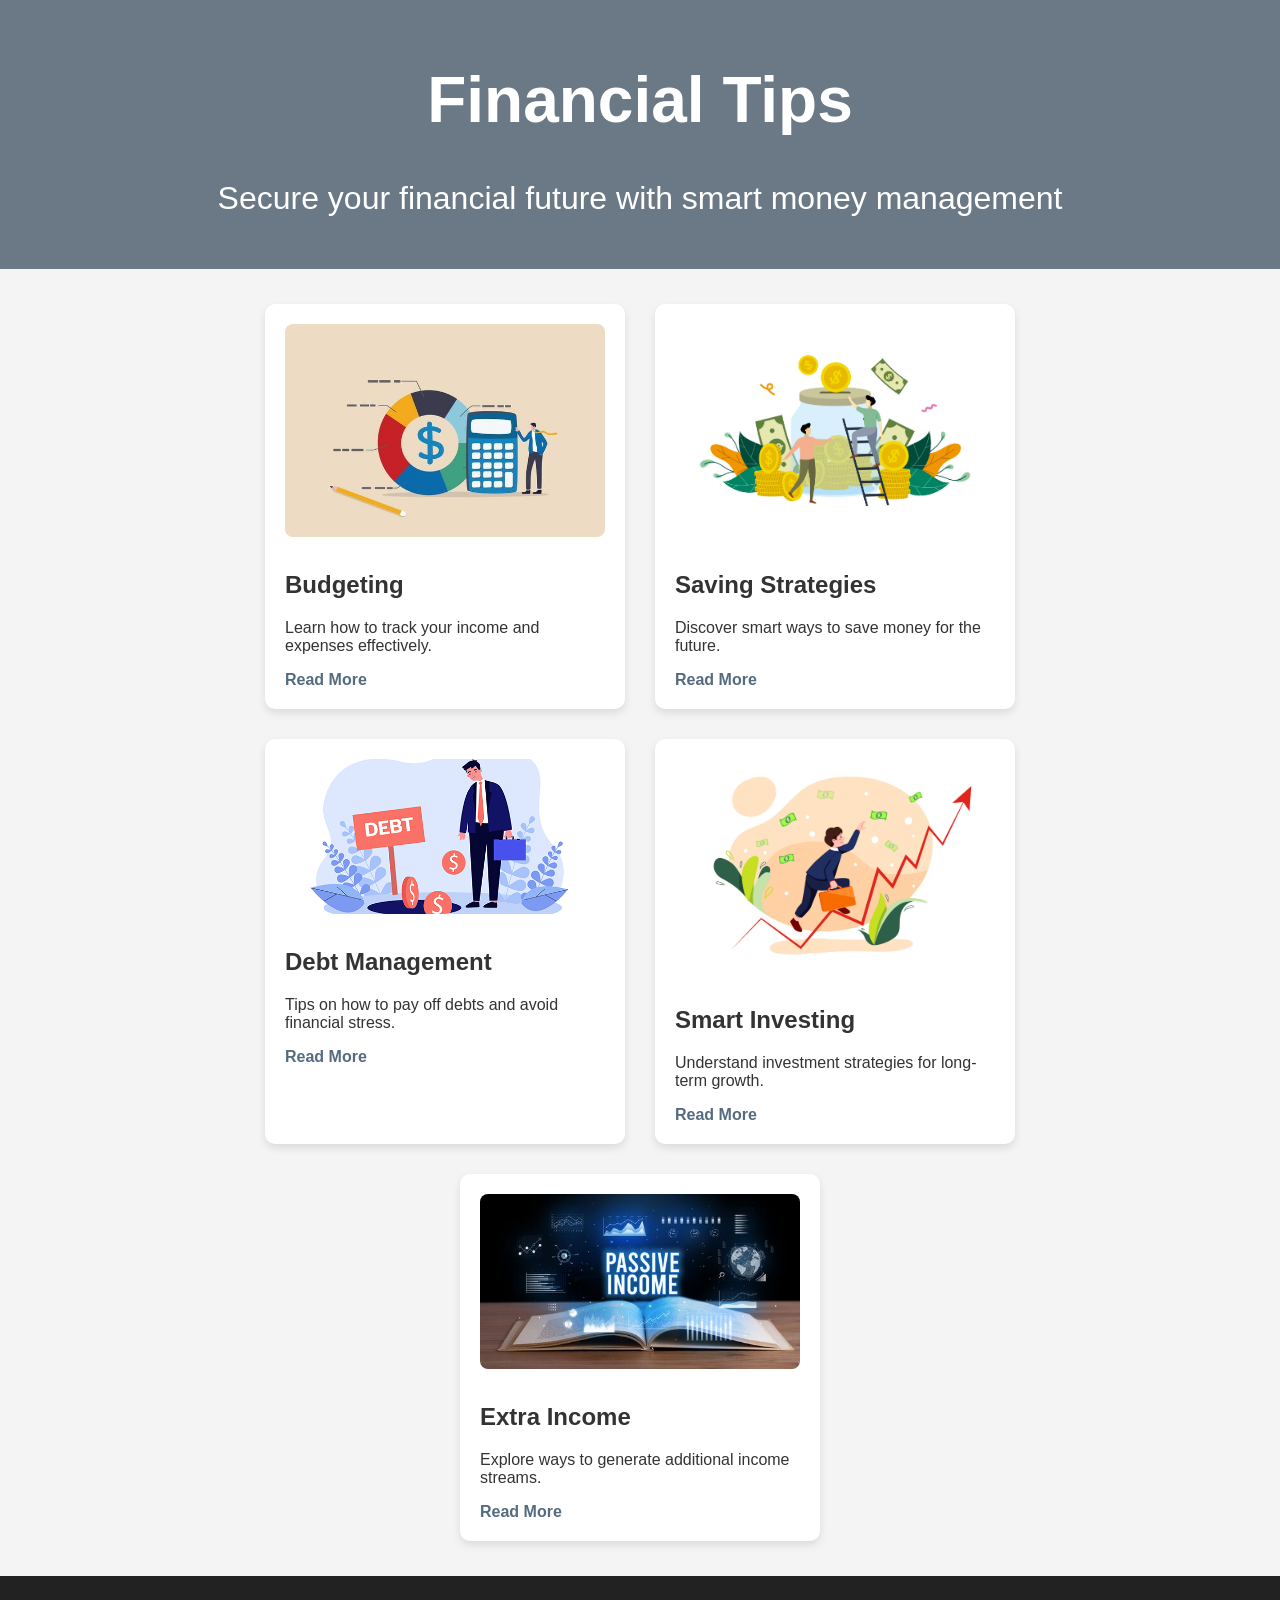
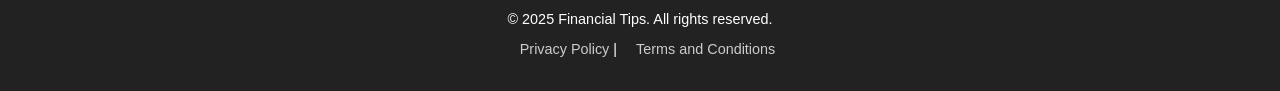
<file: index.html>
<!DOCTYPE html>
<html lang="en">
<head>
    <meta charset="UTF-8">
    <meta name="viewport" content="width=device-width, initial-scale=1.0">
    <title>Financial Tips for a Secure Future</title>
    <script async src="https://pagead2.googlesyndication.com/pagead/js/adsbygoogle.js?client=ca-pub-4420698611954762" crossorigin="anonymous"></script>
    <style>
        body {
            font-family: Arial, sans-serif;
            margin: 0;
            padding: 0;
            background-color: #f4f4f4;
            color: #333;
            text-align: center;
        }
        header {
            background: #6b7986;
            color: white;
            padding: 20px;
            font-size: 2rem;
        }
        .container {
            width: 90%;
            max-width: 1200px;
            margin: 20px auto;
            display: flex;
            flex-wrap: wrap;
            justify-content: center;
        }
        .card {
            background: white;
            margin: 15px;
            padding: 20px;
            width: 320px;
            box-shadow: 0px 4px 8px rgba(0, 0, 0, 0.1);
            border-radius: 10px;
            transition: transform 0.3s ease-in-out;
            text-align: left;
        }
        .card:hover {
            transform: scale(1.05);
        }
        .card img {
            width: 100%;
            border-radius: 8px;
            margin-bottom: 10px;
        }
        .card a {
            display: block;
            margin-top: 10px;
            color: #556b80;
            text-decoration: none;
            font-weight: bold;
        }
        .card a:hover {
            text-decoration: underline;
        }
        footer {
            background: #222;
            color: white;
            padding: 20px;
            margin-top: 20px;
            font-size: 0.9rem;
        }
        footer a {
            color: #ccc;
            text-decoration: none;
            margin-left: 15px;
        }
        footer a:hover {
            text-decoration: underline;
        }
    </style>
</head>
<body>
    <header>
        <h1>Financial Tips</h1>
        <p>Secure your financial future with smart money management</p>
    </header>
    
    <div class="container">
        <div class="card">
            <img src="budgeting.jpg" alt="Budget Planning">
            <h2>Budgeting</h2>
            <p>Learn how to track your income and expenses effectively.</p>
            <a href="budget.html">Read More</a>
        </div>
        <div class="card">
            <img src="savingmoney.jpg" alt="Saving Money">
            <h2>Saving Strategies</h2>
            <p>Discover smart ways to save money for the future.</p>
            <a href="savings.html">Read More</a>
        </div>
        <div class="card">
            <img src="debt.png" alt="Debt Reduction">
            <h2>Debt Management</h2>
            <p>Tips on how to pay off debts and avoid financial stress.</p>
            <a href="debt.html">Read More</a>
        </div>
        <div class="card">
            <img src="investing.jpg" alt="Investing">
            <h2>Smart Investing</h2>
            <p>Understand investment strategies for long-term growth.</p>
            <a href="investing.html">Read More</a>
        </div>
        <div class="card">
            <img src="extraincome.jpg" alt="Extra Income">
            <h2>Extra Income</h2>
            <p>Explore ways to generate additional income streams.</p>
            <a href="income.html">Read More</a>
        </div>
    </div>
    
    <footer>
        <p>© 2025 Financial Tips. All rights reserved.</p>
        <p><a href="privacy-policy.html">Privacy Policy</a> | <a href="terms-and-conditions.html">Terms and Conditions</a></p>
    </footer>
</body>
</html>
</file>
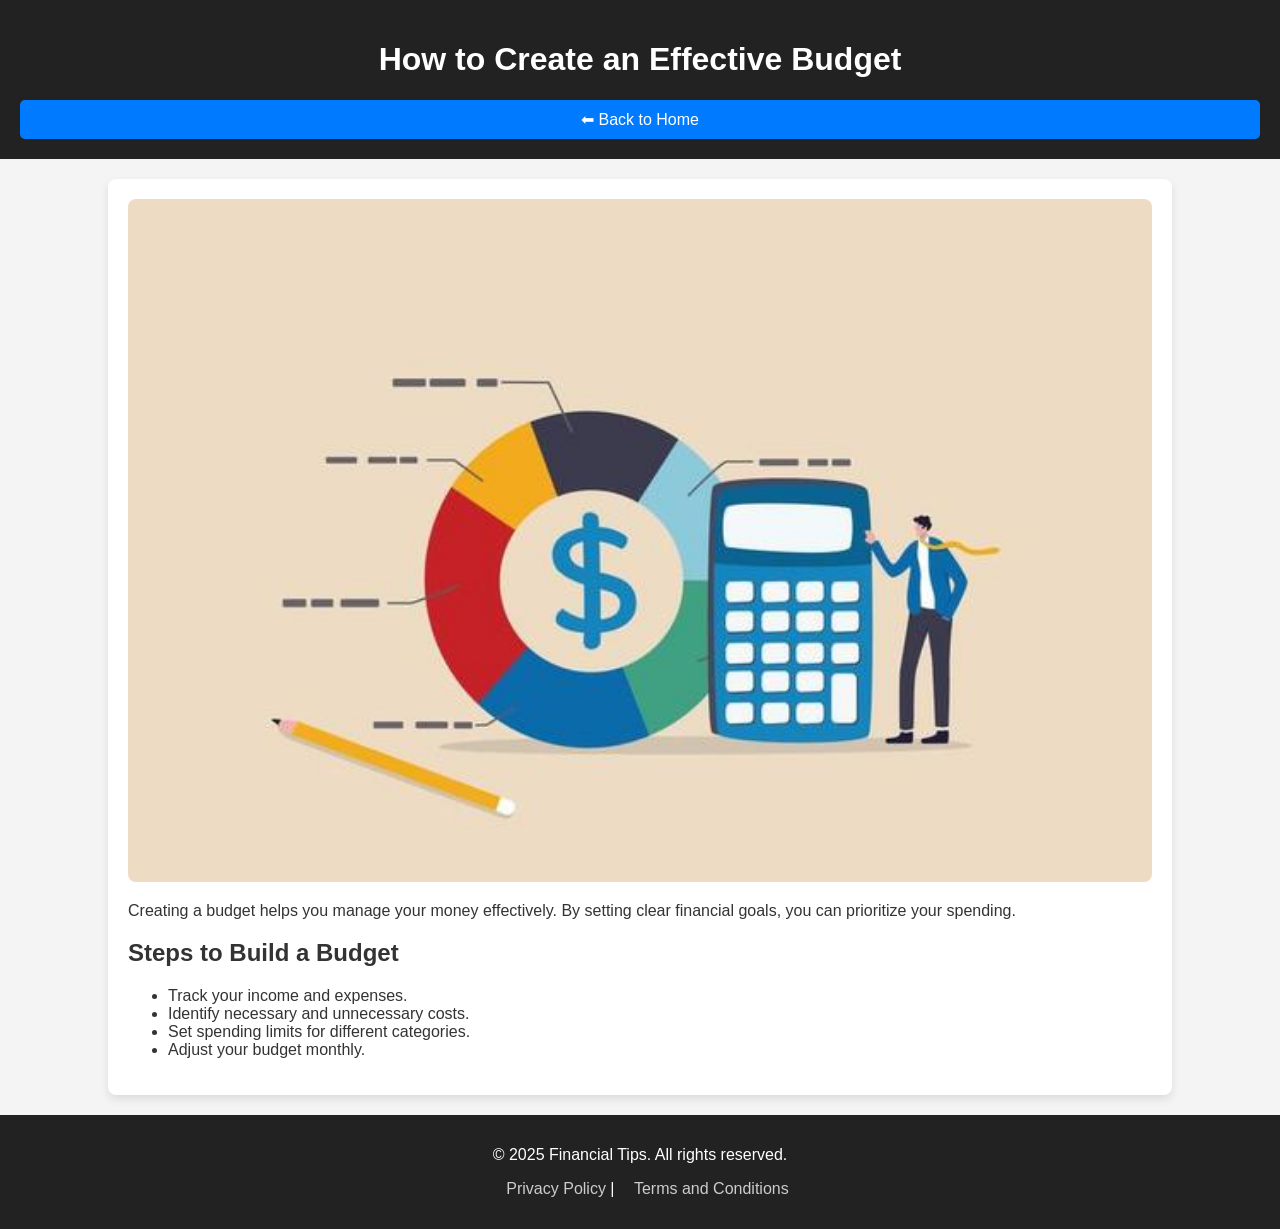
<file: budget.html>
<!DOCTYPE html>
<html lang="en">
<head>
    <meta charset="UTF-8">
    <meta name="viewport" content="width=device-width, initial-scale=1.0">
    <title>Creating a Budget - Financial Tips</title>
    <script async src="https://pagead2.googlesyndication.com/pagead/js/adsbygoogle.js?client=ca-pub-4420698611954762" crossorigin="anonymous"></script>
    <style>
        body { font-family: Arial, sans-serif; margin: 0; padding: 0; background-color: #f4f4f4; color: #333; }
        header { background-color: #222; color: white; text-align: center; padding: 20px; }
        .content { width: 80%; margin: 20px auto; background: white; padding: 20px; border-radius: 8px; box-shadow: 0px 4px 8px rgba(0, 0, 0, 0.1); }
        img { width: 100%; border-radius: 8px; }
        .back-button { display: block; margin-top: 20px; text-align: center; color: #fff; background: #007BFF; padding: 10px; text-decoration: none; border-radius: 5px; }
        .back-button:hover { background: #0056b3; }
        footer {
            background-color: #222;
            color: white;
            padding: 15px;
            text-align: center;
        }
        footer a {
            color: #ccc;
            text-decoration: none;
            margin-left: 15px;
        }
        footer a:hover {
            text-decoration: underline;
        }
    </style>
</head>
<body>
    <header>
        <h1>How to Create an Effective Budget</h1>
        <a href="index.html" class="back-button">⬅ Back to Home</a>
    </header>

    <section class="content">
        <img src="budgeting.jpg" alt="Budgeting Illustration">
        <p>Creating a budget helps you manage your money effectively. By setting clear financial goals, you can prioritize your spending.</p>
        <h2>Steps to Build a Budget</h2>
        <ul>
            <li>Track your income and expenses.</li>
            <li>Identify necessary and unnecessary costs.</li>
            <li>Set spending limits for different categories.</li>
            <li>Adjust your budget monthly.</li>
        </ul>
    </section>

    <footer>
        <p>© 2025 Financial Tips. All rights reserved.</p>
        <p><a href="privacy-policy.html">Privacy Policy</a> | <a href="terms-and-conditions.html">Terms and Conditions</a></p>
    </footer>

    <script>
        document.addEventListener("DOMContentLoaded", () => alert("Welcome to the Budgeting Page!"));
    </script>
</body>
</html>
</file>
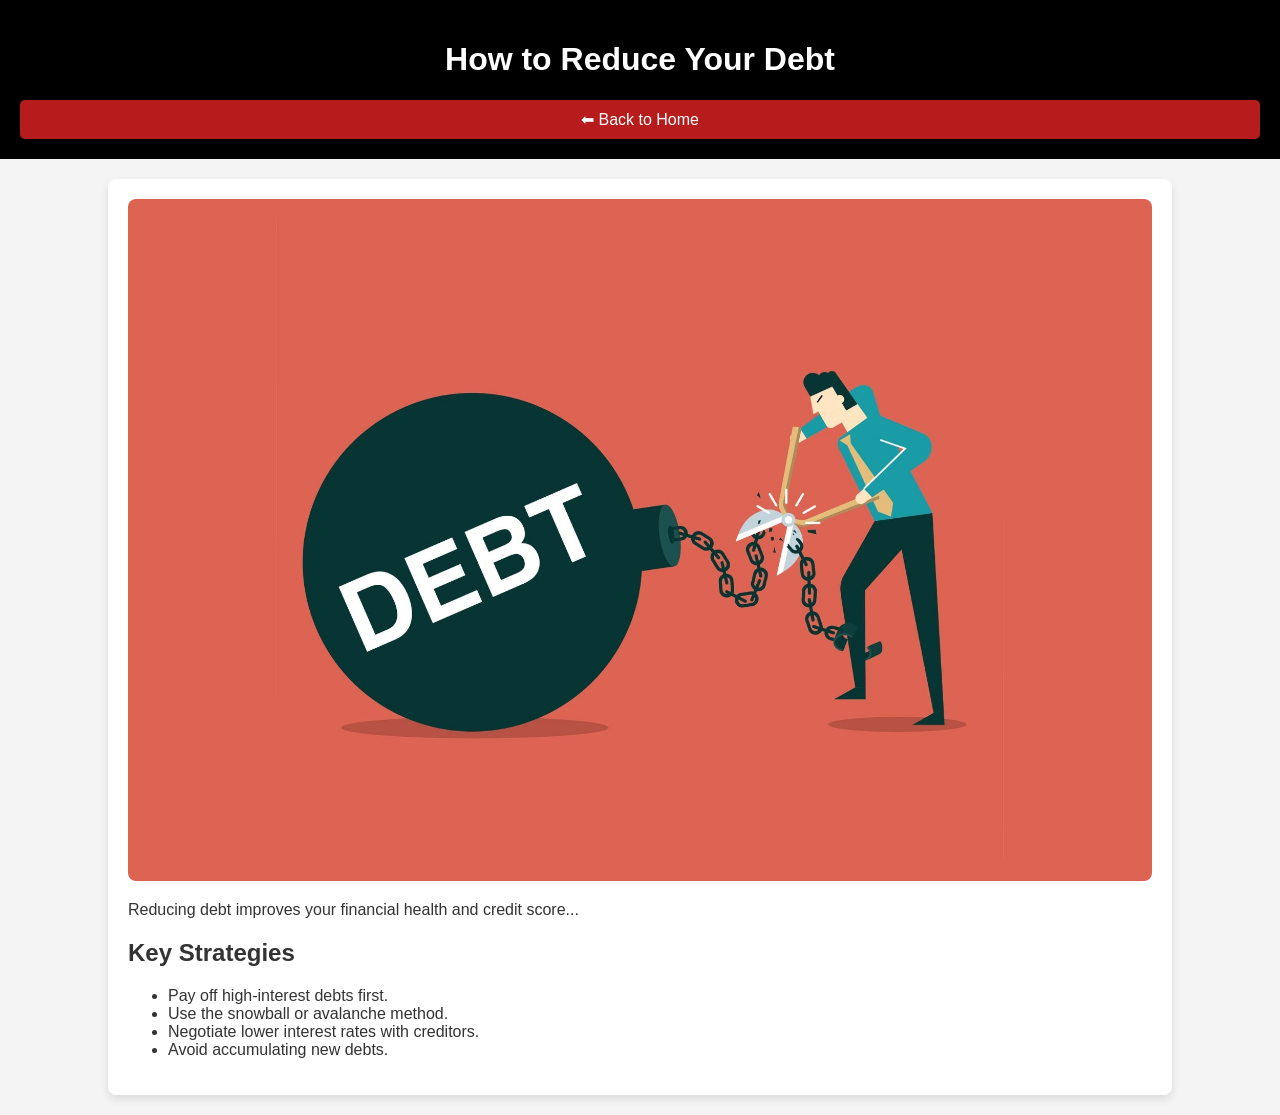
<file: debt.html>
<!DOCTYPE html>
<html lang="en">
<head>
    <meta charset="UTF-8">
    <meta name="viewport" content="width=device-width, initial-scale=1.0">
    <title>Reducing Debt - Financial Tips</title>
    <style>
        body { font-family: Arial, sans-serif; margin: 0; padding: 0; background-color: #f4f4f4; color: #333; }
        header { background-color: #000000; color: white; text-align: center; padding: 20px; }
        .content { width: 80%; margin: 20px auto; background: white; padding: 20px; border-radius: 8px; box-shadow: 0px 4px 8px rgba(0, 0, 0, 0.1); }
        img { width: 100%; border-radius: 8px; }
        .back-button { display: block; margin-top: 20px; text-align: center; color: #fff; background: #b71c1c; padding: 10px; text-decoration: none; border-radius: 5px; }
        .back-button:hover { background: #880e4f; }
    </style>
</head>
<body>
    <header>
        <h1>How to Reduce Your Debt</h1>
        <a href="index.html" class="back-button">⬅ Back to Home</a>
    </header>

    <section class="content">
        <img src="debtreduction.jpg" alt="Debt Reduction Illustration">
        <p>Reducing debt improves your financial health and credit score...</p>
        <h2>Key Strategies</h2>
        <ul>
            <li>Pay off high-interest debts first.</li>
            <li>Use the snowball or avalanche method.</li>
            <li>Negotiate lower interest rates with creditors.</li>
            <li>Avoid accumulating new debts.</li>
        </ul>
    </section>

    <script>
        document.addEventListener("DOMContentLoaded", () => {
            let items = document.querySelectorAll("li");
            items.forEach((item, index) => {
                item.style.opacity = "0";
                setTimeout(() => { item.style.opacity = "1"; item.style.transition = "opacity 1s"; }, index * 300);
            });
        });
    </script>
</body>
</html>
</file>
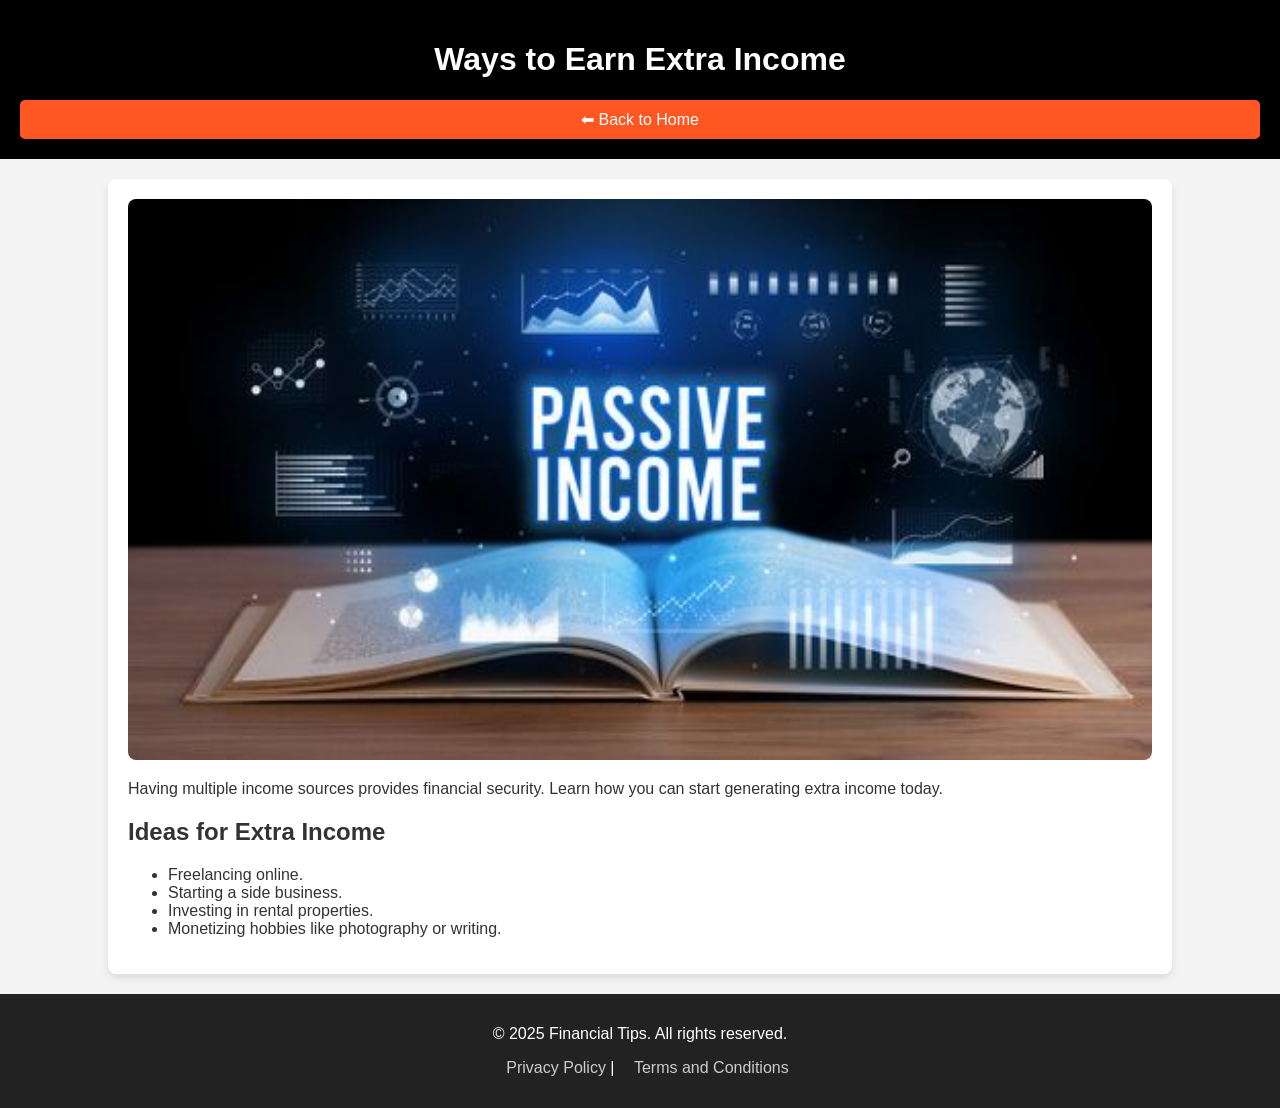
<file: emergency.html>
<!DOCTYPE html>
<html lang="en">
<head>
    <meta charset="UTF-8">
    <meta name="viewport" content="width=device-width, initial-scale=1.0">
    <title>Generating Extra Income - Financial Tips</title>
    <script async src="https://pagead2.googlesyndication.com/pagead/js/adsbygoogle.js?client=ca-pub-4420698611954762" crossorigin="anonymous"></script>
    <style>
        body { font-family: Arial, sans-serif; margin: 0; padding: 0; background-color: #f4f4f4; color: #333; }
        header { background-color: #000000; color: white; text-align: center; padding: 20px; }
        .content { width: 80%; margin: 20px auto; background: white; padding: 20px; border-radius: 8px; box-shadow: 0px 4px 8px rgba(0, 0, 0, 0.1); }
        img { width: 100%; border-radius: 8px; }
        .back-button { display: block; margin-top: 20px; text-align: center; color: #fff; background: #ff5722; padding: 10px; text-decoration: none; border-radius: 5px; }
        .back-button:hover { background: #e64a19; }
        footer {
            background-color: #222;
            color: white;
            padding: 15px;
            text-align: center;
        }
        footer a {
            color: #ccc;
            text-decoration: none;
            margin-left: 15px;
        }
        footer a:hover {
            text-decoration: underline;
        }
    </style>
</head>
<body>
    <header>
        <h1>Ways to Earn Extra Income</h1>
        <a href="index.html" class="back-button">⬅ Back to Home</a>
    </header>

    <section class="content">
        <img src="extraincome.jpg" alt="Extra Income Illustration">
        <p>Having multiple income sources provides financial security. Learn how you can start generating extra income today.</p>
        <h2>Ideas for Extra Income</h2>
        <ul>
            <li>Freelancing online.</li>
            <li>Starting a side business.</li>
            <li>Investing in rental properties.</li>
            <li>Monetizing hobbies like photography or writing.</li>
        </ul>
    </section>

    <footer>
        <p>© 2025 Financial Tips. All rights reserved.</p>
        <p><a href="privacy-policy.html">Privacy Policy</a> | <a href="terms-and-conditions.html">Terms and Conditions</a></p>
    </footer>

    <script>
        document.addEventListener("DOMContentLoaded", () => {
            let h1 = document.querySelector("h1");
            h1.style.opacity = "0";
            setTimeout(() => { h1.style.opacity = "1"; h1.style.transition = "opacity 1s"; }, 300);
        });
    </script>
</body>
</html>
</file>
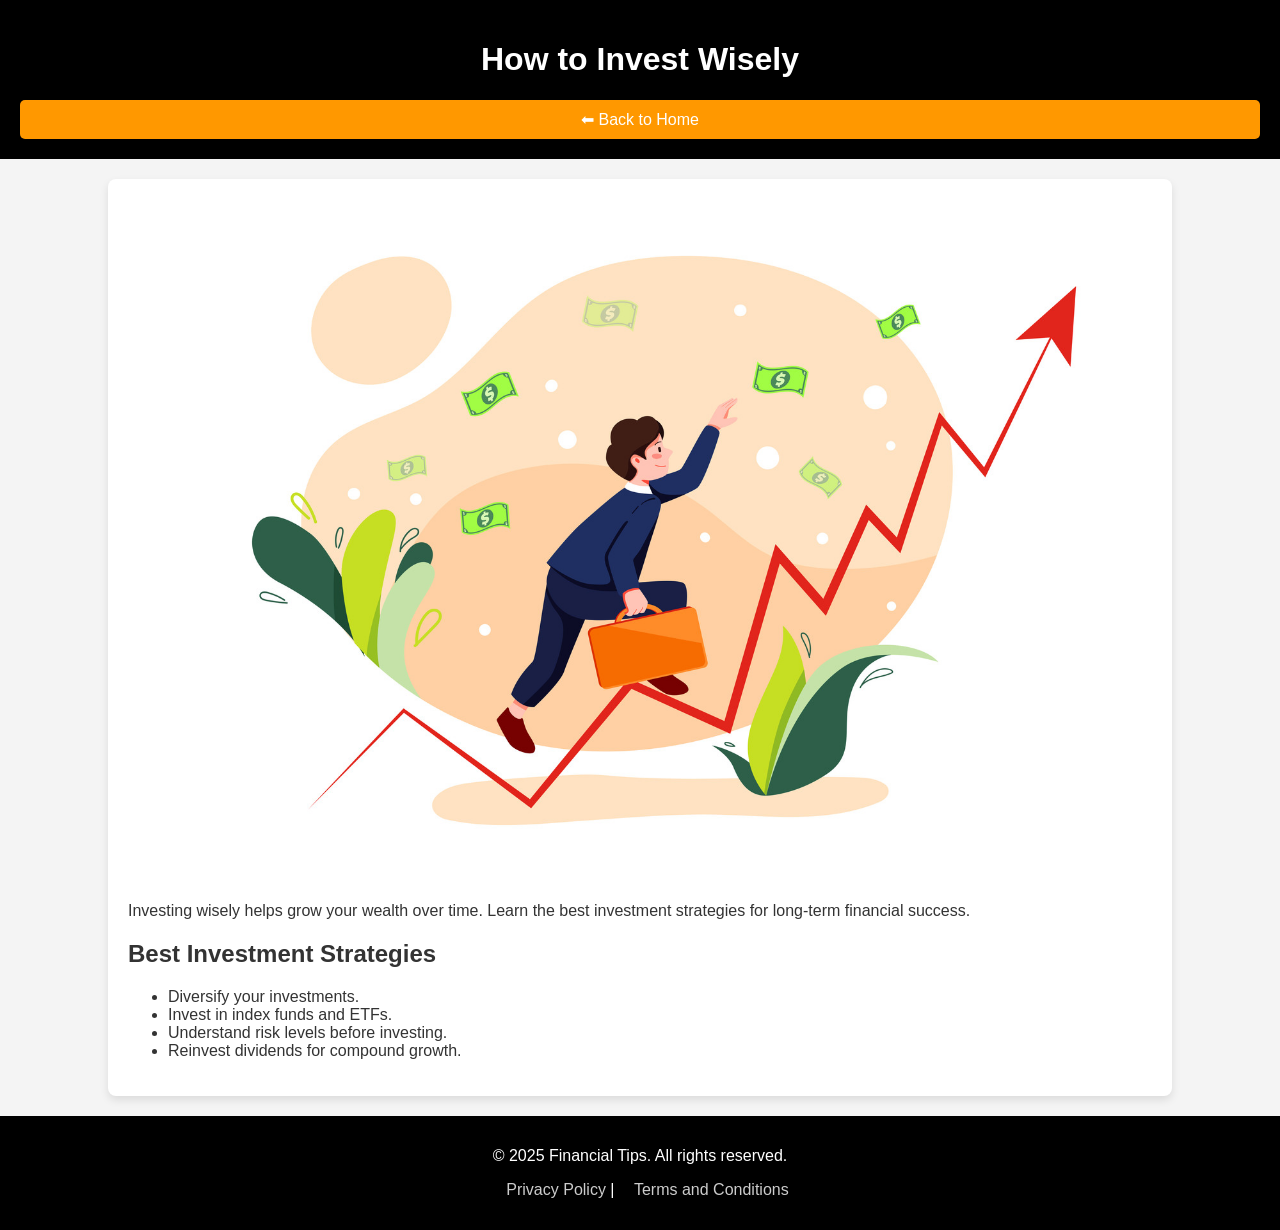
<file: investing.html>
<!DOCTYPE html>
<html lang="en">
<head>
    <meta charset="UTF-8">
    <meta name="viewport" content="width=device-width, initial-scale=1.0">
    <title>Smart Investing - Financial Tips</title>
    <script async src="https://pagead2.googlesyndication.com/pagead/js/adsbygoogle.js?client=ca-pub-4420698611954762" crossorigin="anonymous"></script>
    <style>
        body { font-family: Arial, sans-serif; margin: 0; padding: 0; background-color: #f4f4f4; color: #333; }
        header { background-color: #000; color: white; text-align: center; padding: 20px; }
        .content { width: 80%; margin: 20px auto; background: white; padding: 20px; border-radius: 8px; box-shadow: 0px 4px 8px rgba(0, 0, 0, 0.1); }
        img { width: 100%; border-radius: 8px; }
        .back-button { display: block; margin-top: 20px; text-align: center; color: #fff; background: #ff9800; padding: 10px; text-decoration: none; border-radius: 5px; }
        .back-button:hover { background: #e68900; }
        footer {
            background-color: #000;
            color: white;
            padding: 15px;
            text-align: center;
        }
        footer a {
            color: #ccc;
            text-decoration: none;
            margin-left: 15px;
        }
        footer a:hover {
            text-decoration: underline;
        }
    </style>
</head>
<body>
    <header>
        <h1>How to Invest Wisely</h1>
        <a href="index.html" class="back-button">⬅ Back to Home</a>
    </header>

    <section class="content">
        <img src="investing.jpg" alt="Investing Illustration">
        <p>Investing wisely helps grow your wealth over time. Learn the best investment strategies for long-term financial success.</p>
        <h2>Best Investment Strategies</h2>
        <ul>
            <li>Diversify your investments.</li>
            <li>Invest in index funds and ETFs.</li>
            <li>Understand risk levels before investing.</li>
            <li>Reinvest dividends for compound growth.</li>
        </ul>
    </section>

    <footer>
        <p>© 2025 Financial Tips. All rights reserved.</p>
        <p><a href="privacy-policy.html">Privacy Policy</a> | <a href="terms-and-conditions.html">Terms and Conditions</a></p>
    </footer>

    <script>
        document.addEventListener("DOMContentLoaded", () => {
            let h1 = document.querySelector("h1");
            h1.style.opacity = "0";
            setTimeout(() => h1.style.opacity = "1", 500);
        });
    </script>
</body>
</html>
</file>
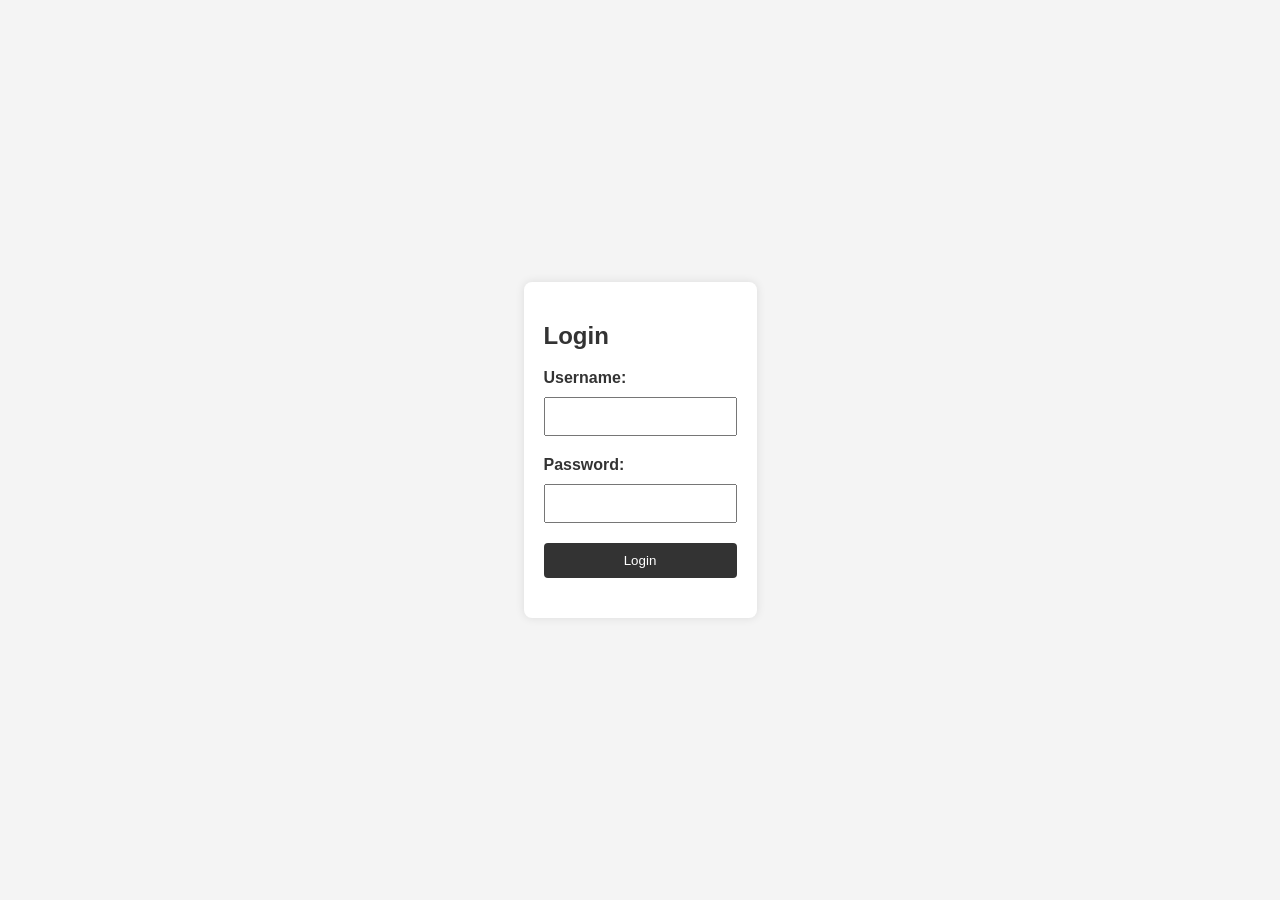
<file: login.html>
<!DOCTYPE html>
<html lang="en">
<head>
  <meta charset="UTF-8">
  <link rel="stylesheet" href="styles.css">
  <meta name="viewport" content="width=device-width, initial-scale=1.0">
  <title>Iniciar sesión</title>
  <style>
    body {
      font-family: Arial, sans-serif;
      background-color: #f4f4f4;
      margin: 0;
      padding: 0;
      display: flex;
      align-items: center;
      justify-content: center;
      height: 100vh;
    }

    form {
      background-color: #fff;
      padding: 20px;
      border-radius: 8px;
      box-shadow: 0 0 10px rgba(0, 0, 0, 0.1);
    }

    input {
      width: 100%;
      margin-bottom: 10px;
      padding: 10px;
      box-sizing: border-box;
    }

    button {
      width: 100%;
      padding: 10px;
      background-color: #4caf50;
      color: #fff;
      border: none;
      border-radius: 4px;
      cursor: pointer;
    }
  </style>
</head>
<body>

  <div>
    <form id="loginForm">
      <h2>Login</h2>
      <label for="loginUsername">Username:</label>
      <input type="text" id="loginUsername" required>
      <label for="loginPassword">Password:</label>
      <input type="password" id="loginPassword" required>
      <button type="button" onclick="login()">Login</button>
    </form>
  </div>

  <script>
    function login() {
      var username = document.getElementById('loginUsername').value;
      var password = document.getElementById('loginPassword').value;

      // Simulación de lógica de login
      var storedUser = localStorage.getItem(username);
      if (storedUser && JSON.parse(storedUser).password === password) {
        alert('Login successful');
        window.location.href = 'index.html'; // Redirección a index.html
      } else {
        alert('Invalid username or password');
      }
    }
  </script>

</body>
</html>
</file>
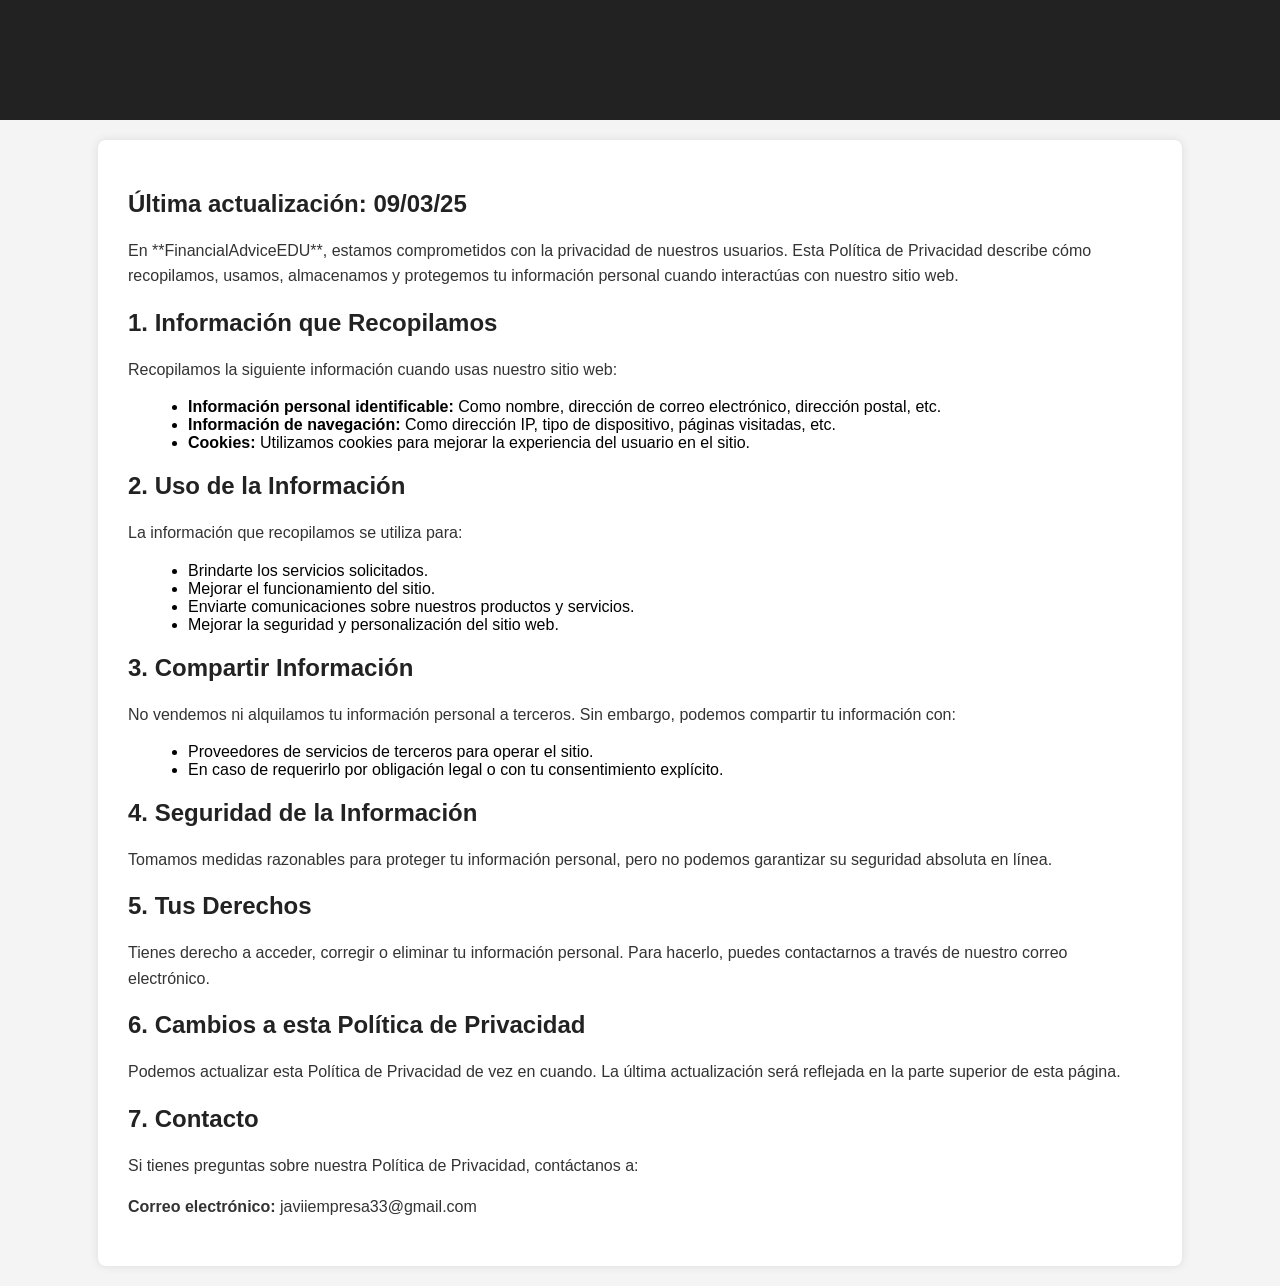
<file: privacy-policy.html>
<!DOCTYPE html>
<html lang="es">
<head>
    <meta charset="UTF-8">
    <meta name="viewport" content="width=device-width, initial-scale=1.0">
    <title>Política de Privacidad - FinancialAdviceEDU</title>
    <style>
        body {
            font-family: Arial, sans-serif;
            background-color: #f4f4f4;
            margin: 0;
            padding: 0;
        }
        header {
            background-color: #222;
            color: white;
            text-align: center;
            padding: 20px;
        }
        .container {
            width: 80%;
            margin: 20px auto;
            background-color: white;
            padding: 30px;
            border-radius: 8px;
            box-shadow: 0 0 10px rgba(0, 0, 0, 0.1);
        }
        h1, h2 {
            color: #222;
        }
        p {
            line-height: 1.6;
            color: #333;
        }
        ul {
            margin-left: 20px;
        }
        footer {
            background-color: #222;
            color: white;
            text-align: center;
            padding: 10px;
            position: fixed;
            width: 100%;
            bottom: 0;
        }
    </style>
</head>
<body>

    <header>
        <h1>Política de Privacidad</h1>
    </header>

    <div class="container">
        <h2>Última actualización: 09/03/25</h2>
        <p>En **FinancialAdviceEDU**, estamos comprometidos con la privacidad de nuestros usuarios. Esta Política de Privacidad describe cómo recopilamos, usamos, almacenamos y protegemos tu información personal cuando interactúas con nuestro sitio web.</p>

        <h2>1. Información que Recopilamos</h2>
        <p>Recopilamos la siguiente información cuando usas nuestro sitio web:</p>
        <ul>
            <li><strong>Información personal identificable:</strong> Como nombre, dirección de correo electrónico, dirección postal, etc.</li>
            <li><strong>Información de navegación:</strong> Como dirección IP, tipo de dispositivo, páginas visitadas, etc.</li>
            <li><strong>Cookies:</strong> Utilizamos cookies para mejorar la experiencia del usuario en el sitio.</li>
        </ul>

        <h2>2. Uso de la Información</h2>
        <p>La información que recopilamos se utiliza para:</p>
        <ul>
            <li>Brindarte los servicios solicitados.</li>
            <li>Mejorar el funcionamiento del sitio.</li>
            <li>Enviarte comunicaciones sobre nuestros productos y servicios.</li>
            <li>Mejorar la seguridad y personalización del sitio web.</li>
        </ul>

        <h2>3. Compartir Información</h2>
        <p>No vendemos ni alquilamos tu información personal a terceros. Sin embargo, podemos compartir tu información con:</p>
        <ul>
            <li>Proveedores de servicios de terceros para operar el sitio.</li>
            <li>En caso de requerirlo por obligación legal o con tu consentimiento explícito.</li>
        </ul>

        <h2>4. Seguridad de la Información</h2>
        <p>Tomamos medidas razonables para proteger tu información personal, pero no podemos garantizar su seguridad absoluta en línea.</p>

        <h2>5. Tus Derechos</h2>
        <p>Tienes derecho a acceder, corregir o eliminar tu información personal. Para hacerlo, puedes contactarnos a través de nuestro correo electrónico.</p>

        <h2>6. Cambios a esta Política de Privacidad</h2>
        <p>Podemos actualizar esta Política de Privacidad de vez en cuando. La última actualización será reflejada en la parte superior de esta página.</p>

        <h2>7. Contacto</h2>
        <p>Si tienes preguntas sobre nuestra Política de Privacidad, contáctanos a:</p>
        <p><strong>Correo electrónico:</strong> javiiempresa33@gmail.com</p>

    </div>



</body>
</html>
</file>
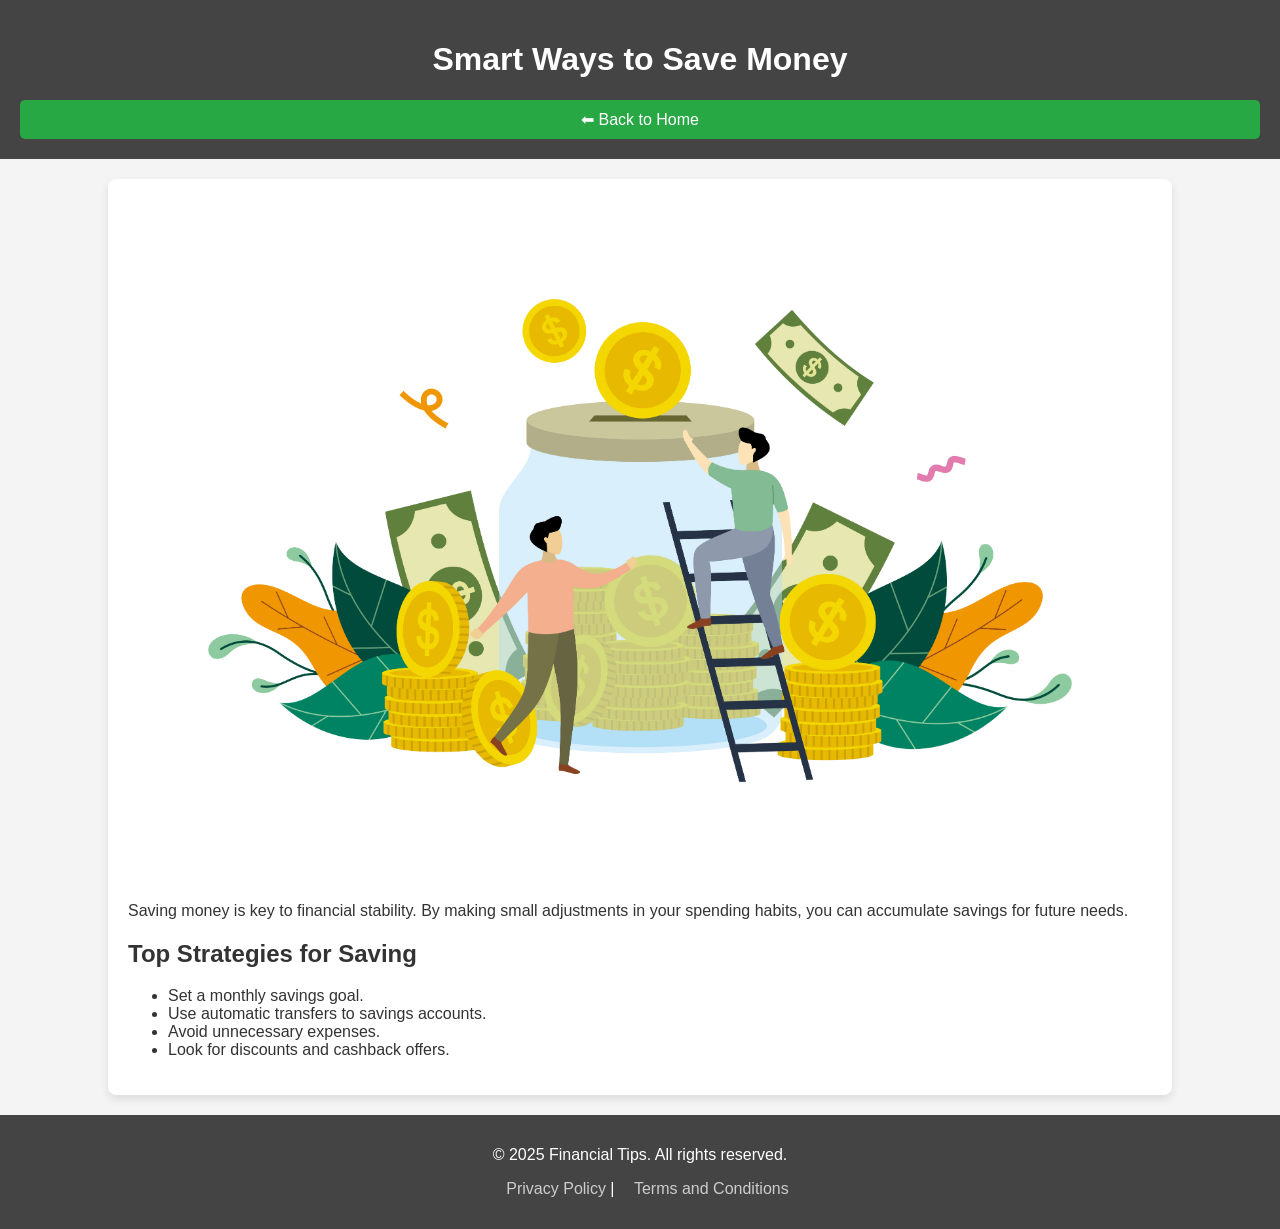
<file: savings.html>
<!DOCTYPE html>
<html lang="en">
<head>
    <meta charset="UTF-8">
    <meta name="viewport" content="width=device-width, initial-scale=1.0">
    <title>Saving Money - Financial Tips</title>
    <script async src="https://pagead2.googlesyndication.com/pagead/js/adsbygoogle.js?client=ca-pub-4420698611954762" crossorigin="anonymous"></script>
    <style>
        body { font-family: Arial, sans-serif; margin: 0; padding: 0; background-color: #f4f4f4; color: #333; }
        header { background-color: #444; color: white; text-align: center; padding: 20px; }
        .content { width: 80%; margin: 20px auto; background: white; padding: 20px; border-radius: 8px; box-shadow: 0px 4px 8px rgba(0, 0, 0, 0.1); }
        img { width: 100%; border-radius: 8px; }
        .back-button { display: block; margin-top: 20px; text-align: center; color: #fff; background: #28a745; padding: 10px; text-decoration: none; border-radius: 5px; }
        .back-button:hover { background: #218838; }
        footer {
            background-color: #444;
            color: white;
            padding: 15px;
            text-align: center;
        }
        footer a {
            color: #ccc;
            text-decoration: none;
            margin-left: 15px;
        }
        footer a:hover {
            text-decoration: underline;
        }
    </style>
</head>
<body>
    <header>
        <h1>Smart Ways to Save Money</h1>
        <a href="index.html" class="back-button">⬅ Back to Home</a>
    </header>

    <section class="content">
        <img src="savingmoney.jpg" alt="Saving Money Illustration">
        <p>Saving money is key to financial stability. By making small adjustments in your spending habits, you can accumulate savings for future needs.</p>
        <h2>Top Strategies for Saving</h2>
        <ul>
            <li>Set a monthly savings goal.</li>
            <li>Use automatic transfers to savings accounts.</li>
            <li>Avoid unnecessary expenses.</li>
            <li>Look for discounts and cashback offers.</li>
        </ul>
    </section>

    <footer>
        <p>© 2025 Financial Tips. All rights reserved.</p>
        <p><a href="privacy-policy.html">Privacy Policy</a> | <a href="terms-and-conditions.html">Terms and Conditions</a></p>
    </footer>

    <script>
        document.addEventListener("DOMContentLoaded", () => {
            console.log("Saving Money Page Loaded!");
        });
    </script>
</body>
</html>
</file>
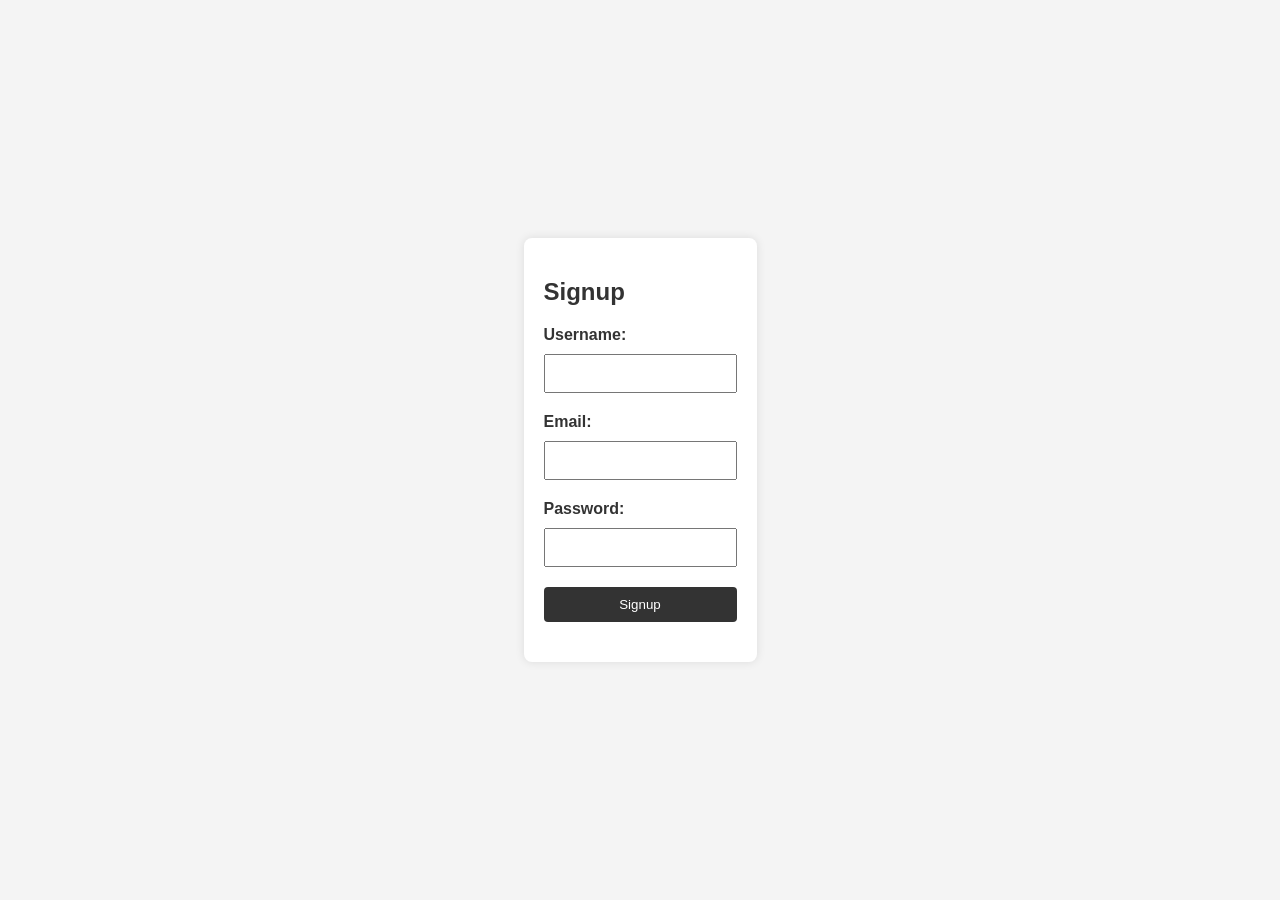
<file: sinup.html>
<!DOCTYPE html>
<html lang="en">
<head>
  <meta charset="UTF-8">
  <link rel="stylesheet" href="styles.css">
  <meta name="viewport" content="width=device-width, initial-scale=1.0">
  <title>Registrar</title>
  <style>
    body {
      font-family: Arial, sans-serif;
      background-color: #f4f4f4;
      margin: 0;
      padding: 0;
      display: flex;
      align-items: center;
      justify-content: center;
      height: 100vh;
    }

    form {
      background-color: #fff;
      padding: 20px;
      border-radius: 8px;
      box-shadow: 0 0 10px rgba(0, 0, 0, 0.1);
    }

    input {
      width: 100%;
      margin-bottom: 10px;
      padding: 10px;
      box-sizing: border-box;
    }

    button {
      width: 100%;
      padding: 10px;
      background-color: #4caf50;
      color: #fff;
      border: none;
      border-radius: 4px;
      cursor: pointer;
    }
  </style>
</head>
<body>

  <div>
    <form id="signupForm">
      <h2>Signup</h2>
      <label for="signupUsername">Username:</label>
      <input type="text" id="signupUsername" required>
      <label for="signupEmail">Email:</label>
      <input type="email" id="signupEmail" required>
      <label for="signupPassword">Password:</label>
      <input type="password" id="signupPassword" required>
      <button type="button" onclick="signup()">Signup</button>
    </form>
  </div>

  <script>
    function signup() {
      var username = document.getElementById('signupUsername').value;
      var email = document.getElementById('signupEmail').value;
      var password = document.getElementById('signupPassword').value;

      // Simulación de lógica de registro
      var newUser = {
        username: username,
        email: email,
        password: password
      };

      localStorage.setItem(username, JSON.stringify(newUser));
      alert('Signup successful');
      window.location.href = 'index.html'; // Redirección a index.html
    }
  </script>

</body>
</html>
</file>
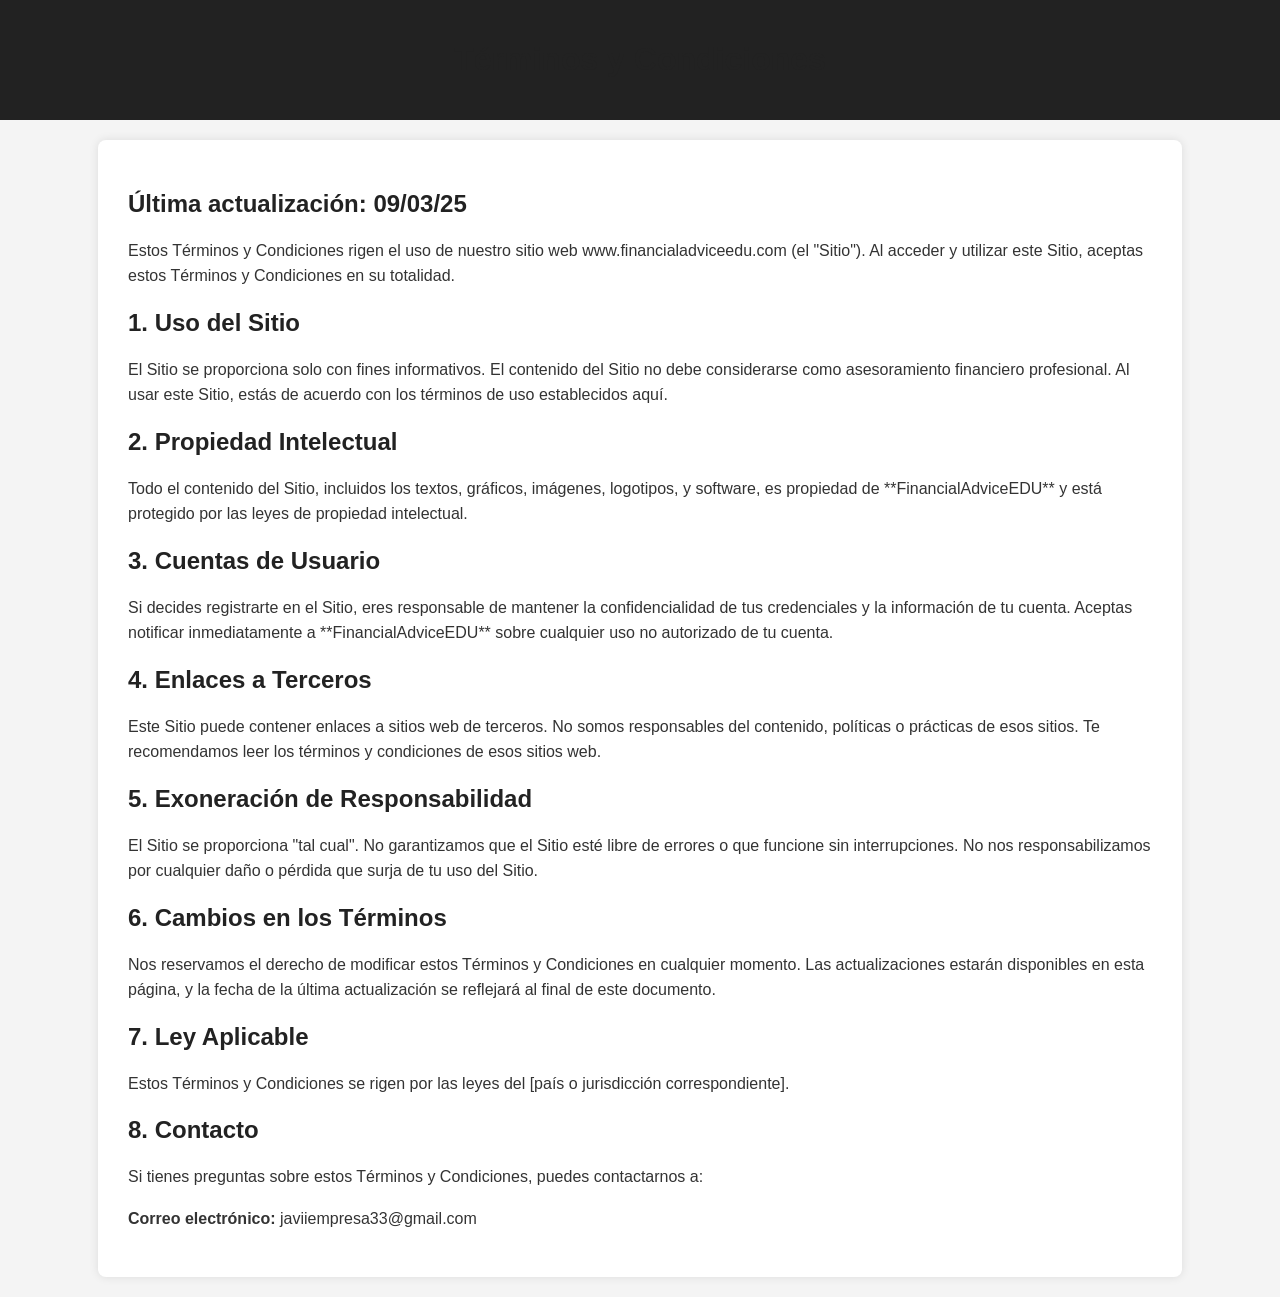
<file: terms-and-conditions.html>
<!DOCTYPE html>
<html lang="es">
<head>
    <meta charset="UTF-8">
    <meta name="viewport" content="width=device-width, initial-scale=1.0">
    <title>Términos y Condiciones - FinancialAdviceEDU</title>
    <style>
        body {
            font-family: Arial, sans-serif;
            background-color: #f4f4f4;
            margin: 0;
            padding: 0;
        }
        header {
            background-color: #222;
            color: white;
            text-align: center;
            padding: 20px;
        }
        .container {
            width: 80%;
            margin: 20px auto;
            background-color: white;
            padding: 30px;
            border-radius: 8px;
            box-shadow: 0 0 10px rgba(0, 0, 0, 0.1);
        }
        h1, h2 {
            color: #222;
        }
        p {
            line-height: 1.6;
            color: #333;
        }
        ul {
            margin-left: 20px;
        }
        footer {
            background-color: #222;
            color: white;
            text-align: center;
            padding: 10px;
            position: fixed;
            width: 100%;
            bottom: 0;
        }
    </style>
</head>
<body>

    <header>
        <h1>Términos y Condiciones</h1>
    </header>

    <div class="container">
        <h2>Última actualización: 09/03/25</h2>
        <p>Estos Términos y Condiciones rigen el uso de nuestro sitio web www.financialadviceedu.com (el "Sitio"). Al acceder y utilizar este Sitio, aceptas estos Términos y Condiciones en su totalidad.</p>

        <h2>1. Uso del Sitio</h2>
        <p>El Sitio se proporciona solo con fines informativos. El contenido del Sitio no debe considerarse como asesoramiento financiero profesional. Al usar este Sitio, estás de acuerdo con los términos de uso establecidos aquí.</p>

        <h2>2. Propiedad Intelectual</h2>
        <p>Todo el contenido del Sitio, incluidos los textos, gráficos, imágenes, logotipos, y software, es propiedad de **FinancialAdviceEDU** y está protegido por las leyes de propiedad intelectual.</p>

        <h2>3. Cuentas de Usuario</h2>
        <p>Si decides registrarte en el Sitio, eres responsable de mantener la confidencialidad de tus credenciales y la información de tu cuenta. Aceptas notificar inmediatamente a **FinancialAdviceEDU** sobre cualquier uso no autorizado de tu cuenta.</p>

        <h2>4. Enlaces a Terceros</h2>
        <p>Este Sitio puede contener enlaces a sitios web de terceros. No somos responsables del contenido, políticas o prácticas de esos sitios. Te recomendamos leer los términos y condiciones de esos sitios web.</p>

        <h2>5. Exoneración de Responsabilidad</h2>
        <p>El Sitio se proporciona "tal cual". No garantizamos que el Sitio esté libre de errores o que funcione sin interrupciones. No nos responsabilizamos por cualquier daño o pérdida que surja de tu uso del Sitio.</p>

        <h2>6. Cambios en los Términos</h2>
        <p>Nos reservamos el derecho de modificar estos Términos y Condiciones en cualquier momento. Las actualizaciones estarán disponibles en esta página, y la fecha de la última actualización se reflejará al final de este documento.</p>

        <h2>7. Ley Aplicable</h2>
        <p>Estos Términos y Condiciones se rigen por las leyes del [país o jurisdicción correspondiente].</p>

        <h2>8. Contacto</h2>
        <p>Si tienes preguntas sobre estos Términos y Condiciones, puedes contactarnos a:</p>
        <p><strong>Correo electrónico:</strong> javiiempresa33@gmail.com</p>

    </div>



</body>
</html>
</file>
<file: styles.css>
/* Estilos para la página */

/* Estilos generales */



.container1 {
  position: relative;
  margin-right: 20px; /* Ajusta el espacio en blanco a tu preferencia */
}
.container2 {
  position: relative;
  margin-right: 80px; /* Ajusta el espacio en blanco a tu preferencia */
}
.discord-link {
  position: absolute;
  top: 10px;
  right: 10px;
  display: block;
  width: 50px;
  height: 50px;
  border-radius: 50%;
  background-color: #7289DA;
  overflow: hidden;
}

.discord-link img {
  width: 100%;
  height: 100%;
  object-fit: cover;
}

.egg {
  position: absolute;
  top: 50%;
  left: 50%;
  transform: translate(-50%, -50%);
  width: 20px; /* ajusta el tamaño del "huevo" según tus preferencias */
  height: 20px;
  background-color: yellow;
  border-radius: 50%;
}


      body {
        font-family: Arial, sans-serif;
        margin: 20px;
        background-color: #f4f4f4;
      }
    
      h1 {
        color: #333;
      }
    
      section {
        background-color: #fff;
        border: 1px solid #ddd;
        margin-bottom: 20px;
        padding: 20px;
        border-radius: 8px;
      }
    
      label {
        display: block;
        margin-bottom: 10px;
        font-weight: bold;
      }
    
      input, select {
        margin-bottom: 20px;
        padding: 10px;
        width: 100%;
      }
    
      button {
        padding: 10px;
        background-color: #000000;
        color: white;
        border: none;
        border-radius: 4px;
        cursor: pointer;
      }
    
      footer {
        margin-top: 50px;
        text-align: center;
        color: #777;
      }

body {
  font-family: 'Arial', sans-serif;
  margin: 0;
  padding: 0;
  background-color: #f8f8f8;
  color: #333;
}

header {
  background-color: #fff;
  box-shadow: 0px 2px 5px rgba(0, 0, 0, 0.1);
  position: fixed;
  width: 100%;
  z-index: 1000;
}

nav ul {
  list-style: none;
  padding: 0;
  margin: 0;
  text-align: center;
}

nav ul li {
  display: inline-block;
  margin-right: 20px;
}

nav ul li a {
  text-decoration: none;
  color: #333;
  font-weight: bold;
  font-size: 16px;
  transition: color 0.3s ease;
}

nav ul li a:hover {
  color: #1DA1F2;
}

main {
  padding-top: 80px; /* Asegura que el contenido no esté detrás del encabezado */
}

/* Estilos para las secciones */
.section {
  padding: 100px 0;
  text-align: center;
}

.content {
  max-width: 800px;
  margin: 0 auto;
}

h1 {
  font-size: 48px;
  margin-bottom: 20px;
}

p {
  font-size: 18px;
  color: #666;
}

/* Estilos para el pie de página */
footer {
  background-color: #333;
  color: #fff;
  text-align: center;
  padding: 20px 0;
  position: relative;
  bottom: 0;
  width: 100%;
}



form {
  display: flex;
  flex-direction: column;
  max-width: 400px;
  margin: 0 auto;
}

form input,
form textarea,
form button {
  margin-bottom: 20px;
  padding: 10px;
}

form button {
  background-color: #333;
  color: #fff;
  border: none;
  cursor: pointer;
}

form button:hover {
  background-color: #555;
}

.grid-container {
  display: grid;
  grid-template-columns: repeat(auto-fill, minmax(300px, 1fr));
  grid-gap: 20px;
  padding: 20px;
}

.grid-item {
  border: 1px solid #ccc;
  padding: 20px;
  text-align: justify;
}

.grid-item h2 {
  margin-bottom: 10px;
  font-size: 24px;
}

/* Estilos para las imágenes */
.image-container {
  border-radius: 10px;
  overflow: hidden;
  box-shadow: 0 4px 6px rgba(0, 0, 0, 0.1);
}

.image-container img {
  width: 100%;
  height: auto;
  display: block;
  transition: transform 0.3s ease;
}

.image-container:hover img {
  transform: scale(1.05);
}
</file>
